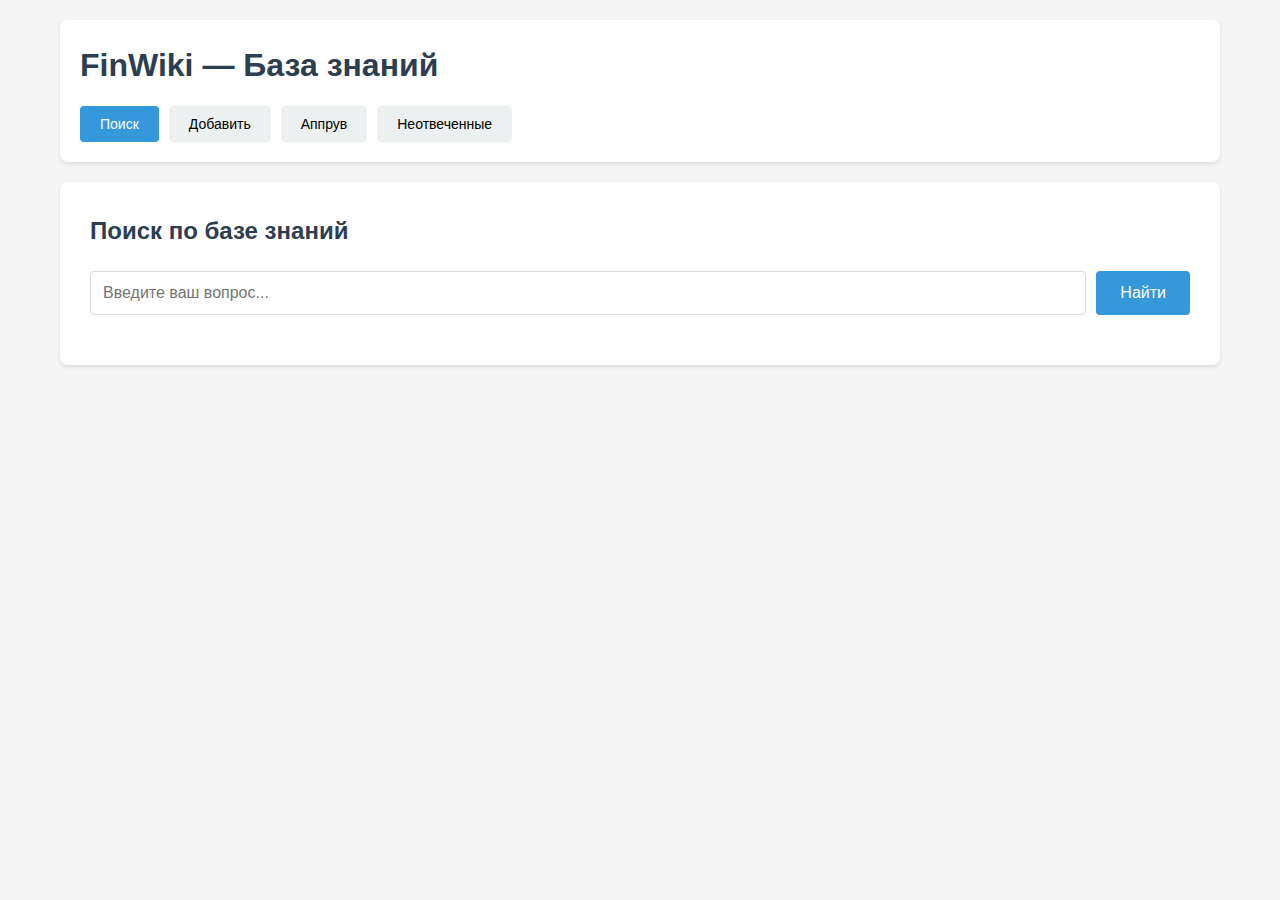
<file: frontend/index.html>
<!DOCTYPE html>
<html lang="ru">
<head>
    <meta charset="UTF-8">
    <meta name="viewport" content="width=device-width, initial-scale=1.0">
    <title>Tool Zoo - База знаний</title>
    <link rel="stylesheet" href="style.css">
    <script src="config.js"></script>
</head>
<body>
    <div class="container">
        <header>
            <h1>FinWiki — База знаний</h1>
            <nav>
                <button class="nav-btn active" data-page="search">Поиск</button>
                <button class="nav-btn" data-page="add">Добавить</button>
                <button class="nav-btn" data-page="admin">Аппрув</button>
                <button class="nav-btn" data-page="unanswered">Неотвеченные</button>
            </nav>
        </header>

        <main>
            <div id="search-page" class="page active">
                <h2>Поиск по базе знаний</h2>
                <div class="search-box">
                    <input type="text" id="search-input" placeholder="Введите ваш вопрос...">
                    <button id="search-btn">Найти</button>
                </div>
                <div id="search-results" class="results"></div>
            </div>

            <div id="add-page" class="page">
                <h2>Добавить вопрос и ответ</h2>
                <div class="tabs">
                    <button class="tab-btn active" data-tab="form">Форма</button>
                    <button class="tab-btn" data-tab="file">Файл</button>
                    <button class="tab-btn" data-tab="voice">Голос</button>
                </div>

                <div id="form-tab" class="tab-content active">
                    <form id="qa-form">
                        <div class="form-group">
                            <label for="question">Вопрос:</label>
                            <textarea id="question" rows="3" required></textarea>
                        </div>
                        <div class="form-group">
                            <label for="answer">Ответ:</label>
                            <textarea id="answer" rows="5" required></textarea>
                        </div>
                        <div class="form-group">
                            <label for="submitted-by">От кого (необязательно):</label>
                            <input type="text" id="submitted-by">
                        </div>
                        <button type="submit">Отправить на обработку</button>
                    </form>
                </div>

                <div id="file-tab" class="tab-content">
                    <form id="file-form">
                        <div class="form-group">
                            <label for="file-input">Загрузить CSV или Excel файл:</label>
                            <input type="file" id="file-input" accept=".csv,.xlsx,.xls" required>
                            <small>Файл должен содержать колонки 'question' и 'answer'</small>
                        </div>
                        <button type="submit">Загрузить</button>
                    </form>
                </div>

                <div id="voice-tab" class="tab-content">
                    <form id="voice-form">
                        <div class="form-group">
                            <label for="voice-input">Загрузить голосовое сообщение:</label>
                            <input type="file" id="voice-input" accept="audio/*" required>
                        </div>
                        <button type="submit">Обработать</button>
                    </form>
                </div>

                <div id="add-message" class="message"></div>
            </div>

            <div id="admin-page" class="page">
                <h2>Панель аппрува</h2>
                <button id="refresh-pending">Обновить список</button>
                <div id="pending-list" class="pending-list"></div>
            </div>

            <div id="unanswered-page" class="page">
                <h2>Неотвеченные вопросы из Slack</h2>
                <button id="refresh-unanswered">Обновить список</button>
                <div id="unanswered-list" class="pending-list"></div>
            </div>
        </main>
    </div>

    <script src="app.js"></script>
</body>
</html>
</file>
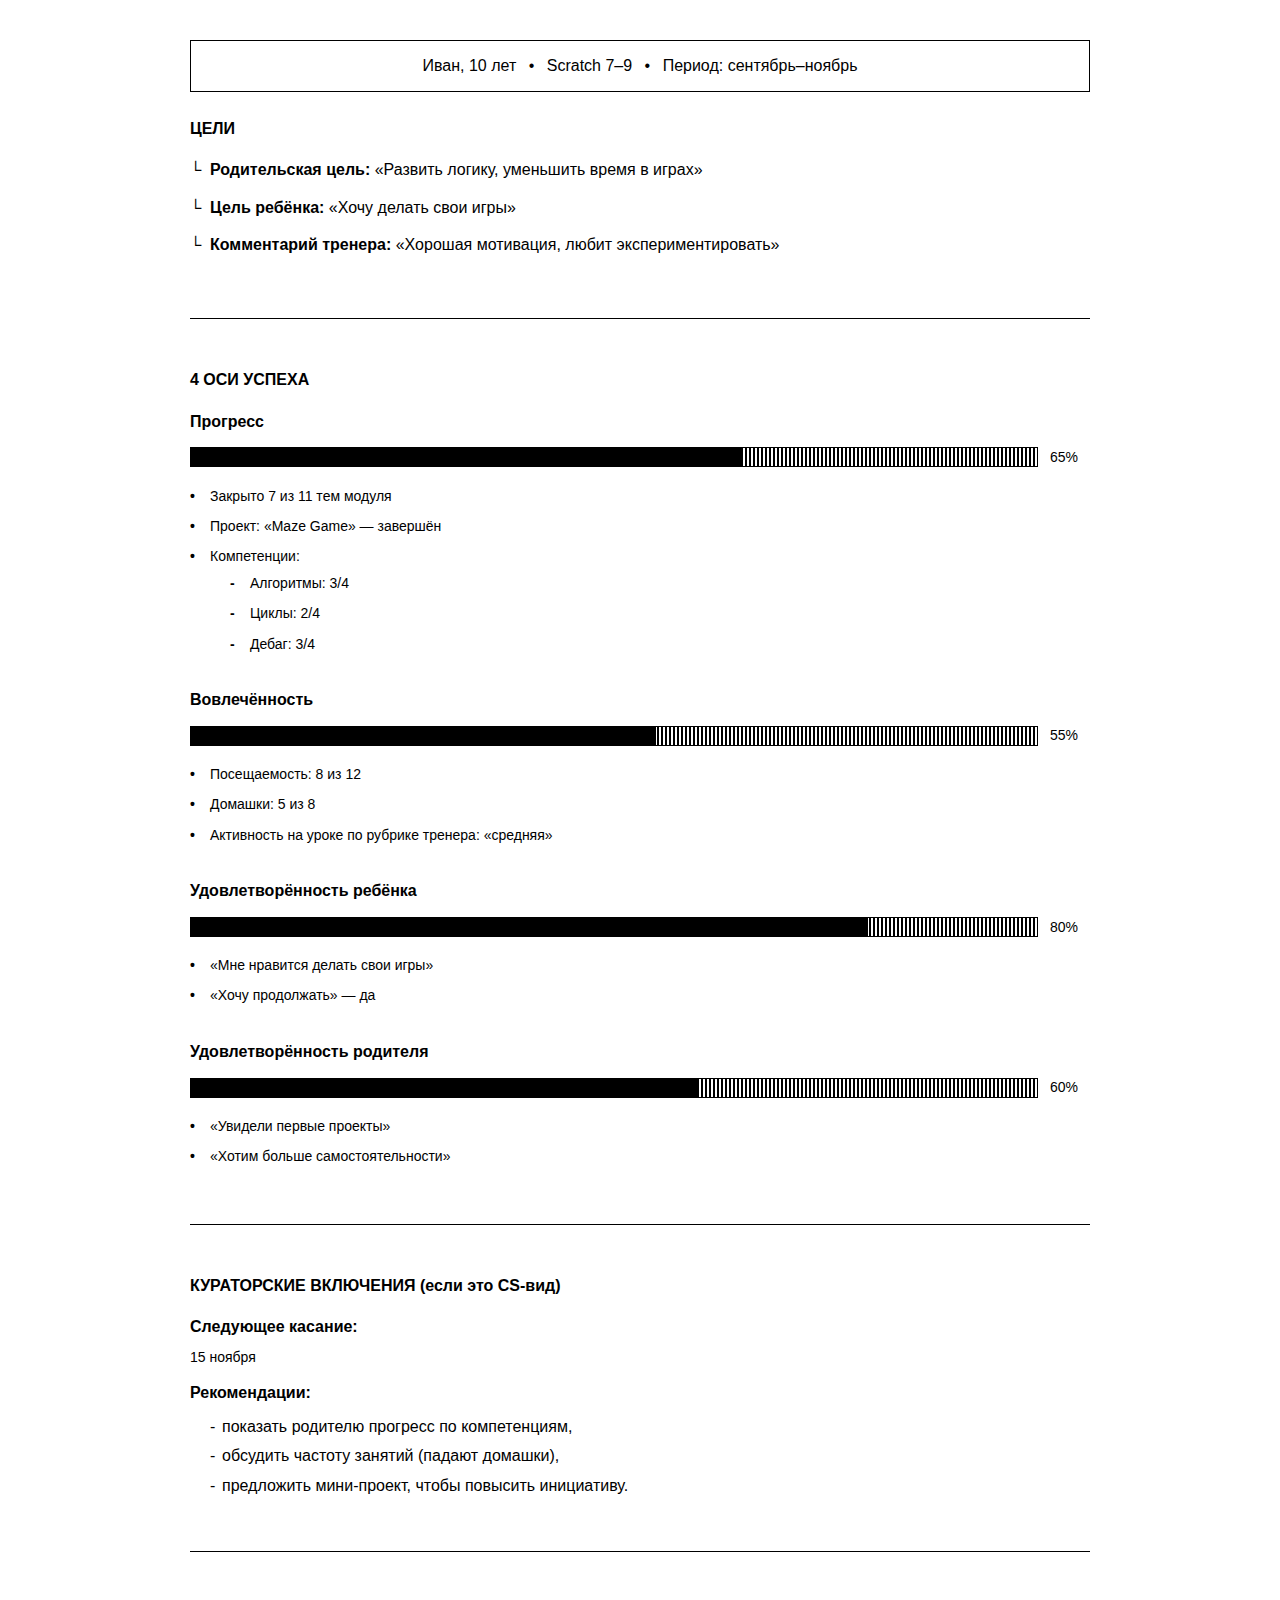
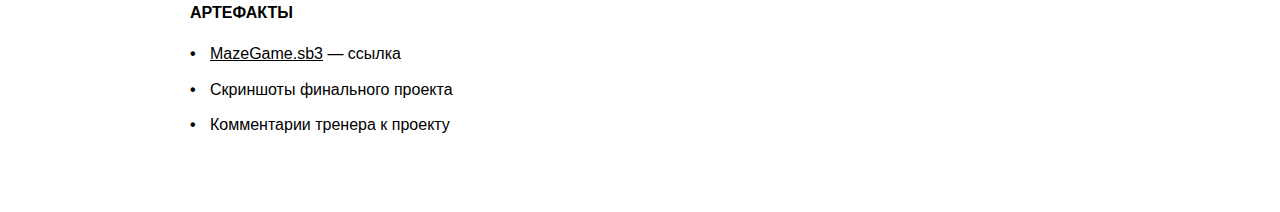
<file: card.html>
<!DOCTYPE html>
<html lang="ru">
<head>
    <meta charset="UTF-8">
    <meta name="viewport" content="width=device-width, initial-scale=1.0">
    <title>Карточка ученика</title>
    <style>
        * {
            margin: 0;
            padding: 0;
            box-sizing: border-box;
        }

        body {
            font-family: -apple-system, BlinkMacSystemFont, 'Segoe UI', Roboto, 'Helvetica Neue', Arial, sans-serif;
            background: white;
            padding: 40px 20px;
            color: #000;
            line-height: 1.6;
        }

        .card {
            max-width: 900px;
            margin: 0 auto;
            background: white;
        }

        .header {
            border: 1px solid #000;
            padding: 12px 16px;
            text-align: center;
            font-size: 16px;
            font-weight: normal;
        }

        .header-separator {
            margin: 0 8px;
        }

        .section {
            padding: 24px 0;
        }

        .section-title {
            font-size: 16px;
            font-weight: 600;
            margin-bottom: 16px;
            color: #000;
        }

        .goals-list {
            list-style: none;
            padding-left: 0;
        }

        .goals-list li {
            margin-bottom: 12px;
            padding-left: 20px;
            position: relative;
        }

        .goals-list li::before {
            content: "└";
            position: absolute;
            left: 0;
            color: #000;
            font-weight: bold;
        }

        .goals-label {
            font-weight: 600;
            color: #000;
        }

        .divider {
            height: 1px;
            background: #000;
            margin: 24px 0;
        }

        .axis {
            margin-bottom: 32px;
        }

        .axis:last-child {
            margin-bottom: 0;
        }

        .axis-name {
            font-size: 16px;
            font-weight: 600;
            margin-bottom: 12px;
            color: #000;
        }

        .progress-bar-wrapper {
            display: flex;
            align-items: center;
            gap: 12px;
            margin-bottom: 16px;
        }

        .progress-bar-container {
            border: 1px solid #000;
            height: 20px;
            flex: 1;
            position: relative;
            display: flex;
            background-image: repeating-linear-gradient(
                90deg,
                transparent,
                transparent 2px,
                #000 2px,
                #000 4px
            );
            background-size: 4px 100%;
        }

        .progress-bar-fill {
            height: 100%;
            background: #000;
            position: relative;
            z-index: 1;
        }

        .progress-percent {
            font-size: 14px;
            color: #000;
            min-width: 40px;
        }

        .axis-details {
            list-style: none;
            padding-left: 0;
        }

        .axis-details li {
            margin-bottom: 8px;
            padding-left: 20px;
            position: relative;
            font-size: 14px;
            color: #000;
        }

        .axis-details li::before {
            content: "•";
            position: absolute;
            left: 0;
            color: #000;
            font-weight: bold;
        }

        .axis-details ul {
            list-style: none;
            padding-left: 20px;
            margin-top: 4px;
        }

        .axis-details ul li::before {
            content: "-";
        }

        .curator-section {
            padding: 0;
        }

        .curator-item {
            margin-bottom: 12px;
        }

        .curator-item:last-child {
            margin-bottom: 0;
        }

        .curator-label {
            font-weight: 600;
            color: #000;
            margin-bottom: 6px;
        }

        .curator-text {
            color: #000;
            font-size: 14px;
        }

        .curator-list {
            list-style: none;
            padding-left: 20px;
            margin-top: 8px;
        }

        .curator-list li {
            margin-bottom: 4px;
            padding-left: 12px;
            position: relative;
        }

        .curator-list li::before {
            content: "-";
            position: absolute;
            left: 0;
            color: #000;
        }

        .artifacts-list {
            list-style: none;
            padding-left: 0;
        }

        .artifacts-list li {
            margin-bottom: 10px;
            padding-left: 20px;
            position: relative;
        }

        .artifacts-list li::before {
            content: "•";
            position: absolute;
            left: 0;
            color: #000;
            font-weight: bold;
        }

        .artifacts-list a {
            color: #000;
            text-decoration: underline;
        }

        .artifacts-list a:hover {
            text-decoration: none;
        }
    </style>
</head>
<body>
    <div class="card">
        <div class="header">
            Иван, 10 лет <span class="header-separator">•</span> Scratch 7–9 <span class="header-separator">•</span> Период: сентябрь–ноябрь
        </div>

        <div class="section">
            <div class="section-title">ЦЕЛИ</div>
            <ul class="goals-list">
                <li><span class="goals-label">Родительская цель:</span> «Развить логику, уменьшить время в играх»</li>
                <li><span class="goals-label">Цель ребёнка:</span> «Хочу делать свои игры»</li>
                <li><span class="goals-label">Комментарий тренера:</span> «Хорошая мотивация, любит экспериментировать»</li>
            </ul>
        </div>

        <div class="divider"></div>

        <div class="section">
            <div class="section-title">4 ОСИ УСПЕХА</div>

            <div class="axis axis-1">
                <div class="axis-name">Прогресс</div>
                <div class="progress-bar-wrapper">
                    <div class="progress-bar-container">
                        <div class="progress-bar-fill" style="width: 65%"></div>
                    </div>
                    <div class="progress-percent">65%</div>
                </div>
                <ul class="axis-details">
                    <li>Закрыто 7 из 11 тем модуля</li>
                    <li>Проект: «Maze Game» — завершён</li>
                    <li>Компетенции:
                        <ul>
                            <li>Алгоритмы: 3/4</li>
                            <li>Циклы: 2/4</li>
                            <li>Дебаг: 3/4</li>
                        </ul>
                    </li>
                </ul>
            </div>

            <div class="axis axis-2">
                <div class="axis-name">Вовлечённость</div>
                <div class="progress-bar-wrapper">
                    <div class="progress-bar-container">
                        <div class="progress-bar-fill" style="width: 55%"></div>
                    </div>
                    <div class="progress-percent">55%</div>
                </div>
                <ul class="axis-details">
                    <li>Посещаемость: 8 из 12</li>
                    <li>Домашки: 5 из 8</li>
                    <li>Активность на уроке по рубрике тренера: «средняя»</li>
                </ul>
            </div>

            <div class="axis axis-3">
                <div class="axis-name">Удовлетворённость ребёнка</div>
                <div class="progress-bar-wrapper">
                    <div class="progress-bar-container">
                        <div class="progress-bar-fill" style="width: 80%"></div>
                    </div>
                    <div class="progress-percent">80%</div>
                </div>
                <ul class="axis-details">
                    <li>«Мне нравится делать свои игры»</li>
                    <li>«Хочу продолжать» — да</li>
                </ul>
            </div>

            <div class="axis axis-4">
                <div class="axis-name">Удовлетворённость родителя</div>
                <div class="progress-bar-wrapper">
                    <div class="progress-bar-container">
                        <div class="progress-bar-fill" style="width: 60%"></div>
                    </div>
                    <div class="progress-percent">60%</div>
                </div>
                <ul class="axis-details">
                    <li>«Увидели первые проекты»</li>
                    <li>«Хотим больше самостоятельности»</li>
                </ul>
            </div>
        </div>

        <div class="divider"></div>

        <div class="section">
            <div class="section-title">КУРАТОРСКИЕ ВКЛЮЧЕНИЯ (если это CS-вид)</div>
            <div class="curator-section">
                <div class="curator-item">
                    <div class="curator-label">Следующее касание:</div>
                    <div class="curator-text">15 ноября</div>
                </div>
                <div class="curator-item">
                    <div class="curator-label">Рекомендации:</div>
                    <ul class="curator-list">
                        <li>показать родителю прогресс по компетенциям,</li>
                        <li>обсудить частоту занятий (падают домашки),</li>
                        <li>предложить мини-проект, чтобы повысить инициативу.</li>
                    </ul>
                </div>
            </div>
        </div>

        <div class="divider"></div>

        <div class="section">
            <div class="section-title">АРТЕФАКТЫ</div>
            <ul class="artifacts-list">
                <li><a href="#">MazeGame.sb3</a> — ссылка</li>
                <li>Скриншоты финального проекта</li>
                <li>Комментарии тренера к проекту</li>
            </ul>
        </div>
    </div>
</body>
</html>
</file>
<file: frontend/style.css>
* {
    margin: 0;
    padding: 0;
    box-sizing: border-box;
}

body {
    font-family: -apple-system, BlinkMacSystemFont, 'Segoe UI', Roboto, 'Helvetica Neue', Arial, sans-serif;
    background: #f5f5f5;
    color: #333;
    line-height: 1.6;
}

.container {
    max-width: 1200px;
    margin: 0 auto;
    padding: 20px;
}

header {
    background: white;
    padding: 20px;
    border-radius: 8px;
    margin-bottom: 20px;
    box-shadow: 0 2px 4px rgba(0,0,0,0.1);
}

header h1 {
    margin-bottom: 15px;
    color: #2c3e50;
}

nav {
    display: flex;
    gap: 10px;
}

.nav-btn {
    padding: 10px 20px;
    border: none;
    background: #ecf0f1;
    border-radius: 4px;
    cursor: pointer;
    font-size: 14px;
    transition: all 0.3s;
}

.nav-btn:hover {
    background: #bdc3c7;
}

.nav-btn.active {
    background: #3498db;
    color: white;
}

.page {
    display: none;
    background: white;
    padding: 30px;
    border-radius: 8px;
    box-shadow: 0 2px 4px rgba(0,0,0,0.1);
}

.page.active {
    display: block;
}

.page h2 {
    margin-bottom: 20px;
    color: #2c3e50;
}

.search-box {
    display: flex;
    gap: 10px;
    margin-bottom: 20px;
}

#search-input {
    flex: 1;
    padding: 12px;
    border: 1px solid #ddd;
    border-radius: 4px;
    font-size: 16px;
}

#search-btn {
    padding: 12px 24px;
    background: #3498db;
    color: white;
    border: none;
    border-radius: 4px;
    cursor: pointer;
    font-size: 16px;
}

#search-btn:hover {
    background: #2980b9;
}

.results {
    margin-top: 20px;
}

.qa-item {
    background: #f8f9fa;
    padding: 20px;
    margin-bottom: 15px;
    border-radius: 4px;
    border-left: 4px solid #3498db;
}

.qa-item h3 {
    color: #2c3e50;
    margin-bottom: 10px;
}

.qa-item p {
    color: #555;
    margin-bottom: 5px;
}

.tabs {
    display: flex;
    gap: 10px;
    margin-bottom: 20px;
    border-bottom: 2px solid #ecf0f1;
}

.tab-btn {
    padding: 10px 20px;
    border: none;
    background: none;
    cursor: pointer;
    font-size: 14px;
    color: #7f8c8d;
    border-bottom: 2px solid transparent;
    margin-bottom: -2px;
}

.tab-btn:hover {
    color: #2c3e50;
}

.tab-btn.active {
    color: #3498db;
    border-bottom-color: #3498db;
}

.tab-content {
    display: none;
}

.tab-content.active {
    display: block;
}

.form-group {
    margin-bottom: 20px;
}

.form-group label {
    display: block;
    margin-bottom: 5px;
    font-weight: 600;
    color: #2c3e50;
}

.form-group input,
.form-group textarea {
    width: 100%;
    padding: 10px;
    border: 1px solid #ddd;
    border-radius: 4px;
    font-size: 14px;
    font-family: inherit;
}

.form-group textarea {
    resize: vertical;
}

.form-group small {
    display: block;
    margin-top: 5px;
    color: #7f8c8d;
    font-size: 12px;
}

button[type="submit"] {
    padding: 12px 24px;
    background: #27ae60;
    color: white;
    border: none;
    border-radius: 4px;
    cursor: pointer;
    font-size: 16px;
}

button[type="submit"]:hover {
    background: #229954;
}

.message {
    margin-top: 20px;
    padding: 15px;
    border-radius: 4px;
    display: none;
}

.message.success {
    background: #d4edda;
    color: #155724;
    border: 1px solid #c3e6cb;
    display: block;
}

.message.error {
    background: #f8d7da;
    color: #721c24;
    border: 1px solid #f5c6cb;
    display: block;
}

.pending-list {
    margin-top: 20px;
}

.pending-item {
    background: #fff3cd;
    padding: 20px;
    margin-bottom: 15px;
    border-radius: 4px;
    border-left: 4px solid #ffc107;
}

.pending-item h3 {
    color: #856404;
    margin-bottom: 10px;
}

.pending-item .original {
    background: #f8f9fa;
    padding: 15px;
    margin: 10px 0;
    border-radius: 4px;
}

.pending-item .processed {
    background: #e7f3ff;
    padding: 15px;
    margin: 10px 0;
    border-radius: 4px;
}

.pending-item .actions {
    display: flex;
    gap: 10px;
    margin-top: 15px;
}

.btn-approve {
    padding: 8px 16px;
    background: #27ae60;
    color: white;
    border: none;
    border-radius: 4px;
    cursor: pointer;
}

.btn-approve:hover {
    background: #229954;
}

.btn-reject {
    padding: 8px 16px;
    background: #e74c3c;
    color: white;
    border: none;
    border-radius: 4px;
    cursor: pointer;
}

.btn-reject:hover {
    background: #c0392b;
}

#refresh-pending {
    padding: 10px 20px;
    background: #3498db;
    color: white;
    border: none;
    border-radius: 4px;
    cursor: pointer;
    margin-bottom: 20px;
}

#refresh-pending:hover {
    background: #2980b9;
}

.loading {
    text-align: center;
    padding: 20px;
    color: #7f8c8d;
}

.knowledge-controls {
    display: flex;
    gap: 15px;
    margin-bottom: 20px;
    align-items: center;
}

#refresh-knowledge {
    padding: 10px 20px;
    background: #3498db;
    color: white;
    border: none;
    border-radius: 4px;
    cursor: pointer;
}

#refresh-knowledge:hover {
    background: #2980b9;
}

#knowledge-filter {
    padding: 10px 15px;
    border: 1px solid #ddd;
    border-radius: 4px;
    font-size: 14px;
    background: white;
}

.knowledge-list {
    margin-top: 20px;
}

.knowledge-table {
    width: 100%;
    border-collapse: collapse;
    font-size: 14px;
}

.knowledge-table th,
.knowledge-table td {
    padding: 12px 15px;
    text-align: left;
    border-bottom: 1px solid #ecf0f1;
}

.knowledge-table th {
    background: #f8f9fa;
    font-weight: 600;
    color: #2c3e50;
}

.knowledge-table tr:hover {
    background: #f8f9fa;
}

.knowledge-table .question-text,
.knowledge-table .answer-text {
    max-width: 300px;
    overflow: hidden;
    text-overflow: ellipsis;
    white-space: nowrap;
}

.knowledge-table .actions-cell {
    white-space: nowrap;
}

.knowledge-table .actions-cell button {
    padding: 5px 10px;
    margin-right: 5px;
    border: none;
    border-radius: 4px;
    cursor: pointer;
    font-size: 12px;
}

.btn-edit {
    background: #3498db;
    color: white;
}

.btn-edit:hover {
    background: #2980b9;
}

.btn-delete {
    background: #e74c3c;
    color: white;
}

.btn-delete:hover {
    background: #c0392b;
}

.modal {
    position: fixed;
    top: 0;
    left: 0;
    width: 100%;
    height: 100%;
    background: rgba(0, 0, 0, 0.5);
    display: flex;
    justify-content: center;
    align-items: center;
    z-index: 1000;
}

.modal-content {
    background: white;
    padding: 30px;
    border-radius: 8px;
    width: 90%;
    max-width: 600px;
    max-height: 90vh;
    overflow-y: auto;
}

.modal-content h3 {
    margin-bottom: 20px;
    color: #2c3e50;
}

.modal-actions {
    display: flex;
    gap: 10px;
    margin-top: 20px;
    justify-content: flex-end;
}

.status-answered {
    color: #27ae60;
    font-weight: 500;
}

.status-unanswered {
    color: #e74c3c;
    font-weight: 500;
}

.status-pending {
    color: #f39c12;
    font-weight: 500;
}

.status-rejected {
    color: #95a5a6;
    font-weight: 500;
}

.source-badge {
    display: inline-block;
    padding: 3px 8px;
    border-radius: 12px;
    font-size: 12px;
    background: #ecf0f1;
    color: #7f8c8d;
}

.source-badge.slack {
    background: #4A154B;
    color: white;
}

.source-badge.web {
    background: #3498db;
    color: white;
}

.source-badge.kb {
    background: #27ae60;
    color: white;
}

#refresh-unanswered {
    padding: 10px 20px;
    background: #3498db;
    color: white;
    border: none;
    border-radius: 4px;
    cursor: pointer;
    margin-bottom: 20px;
}

#refresh-unanswered:hover {
    background: #2980b9;
}
</file>
